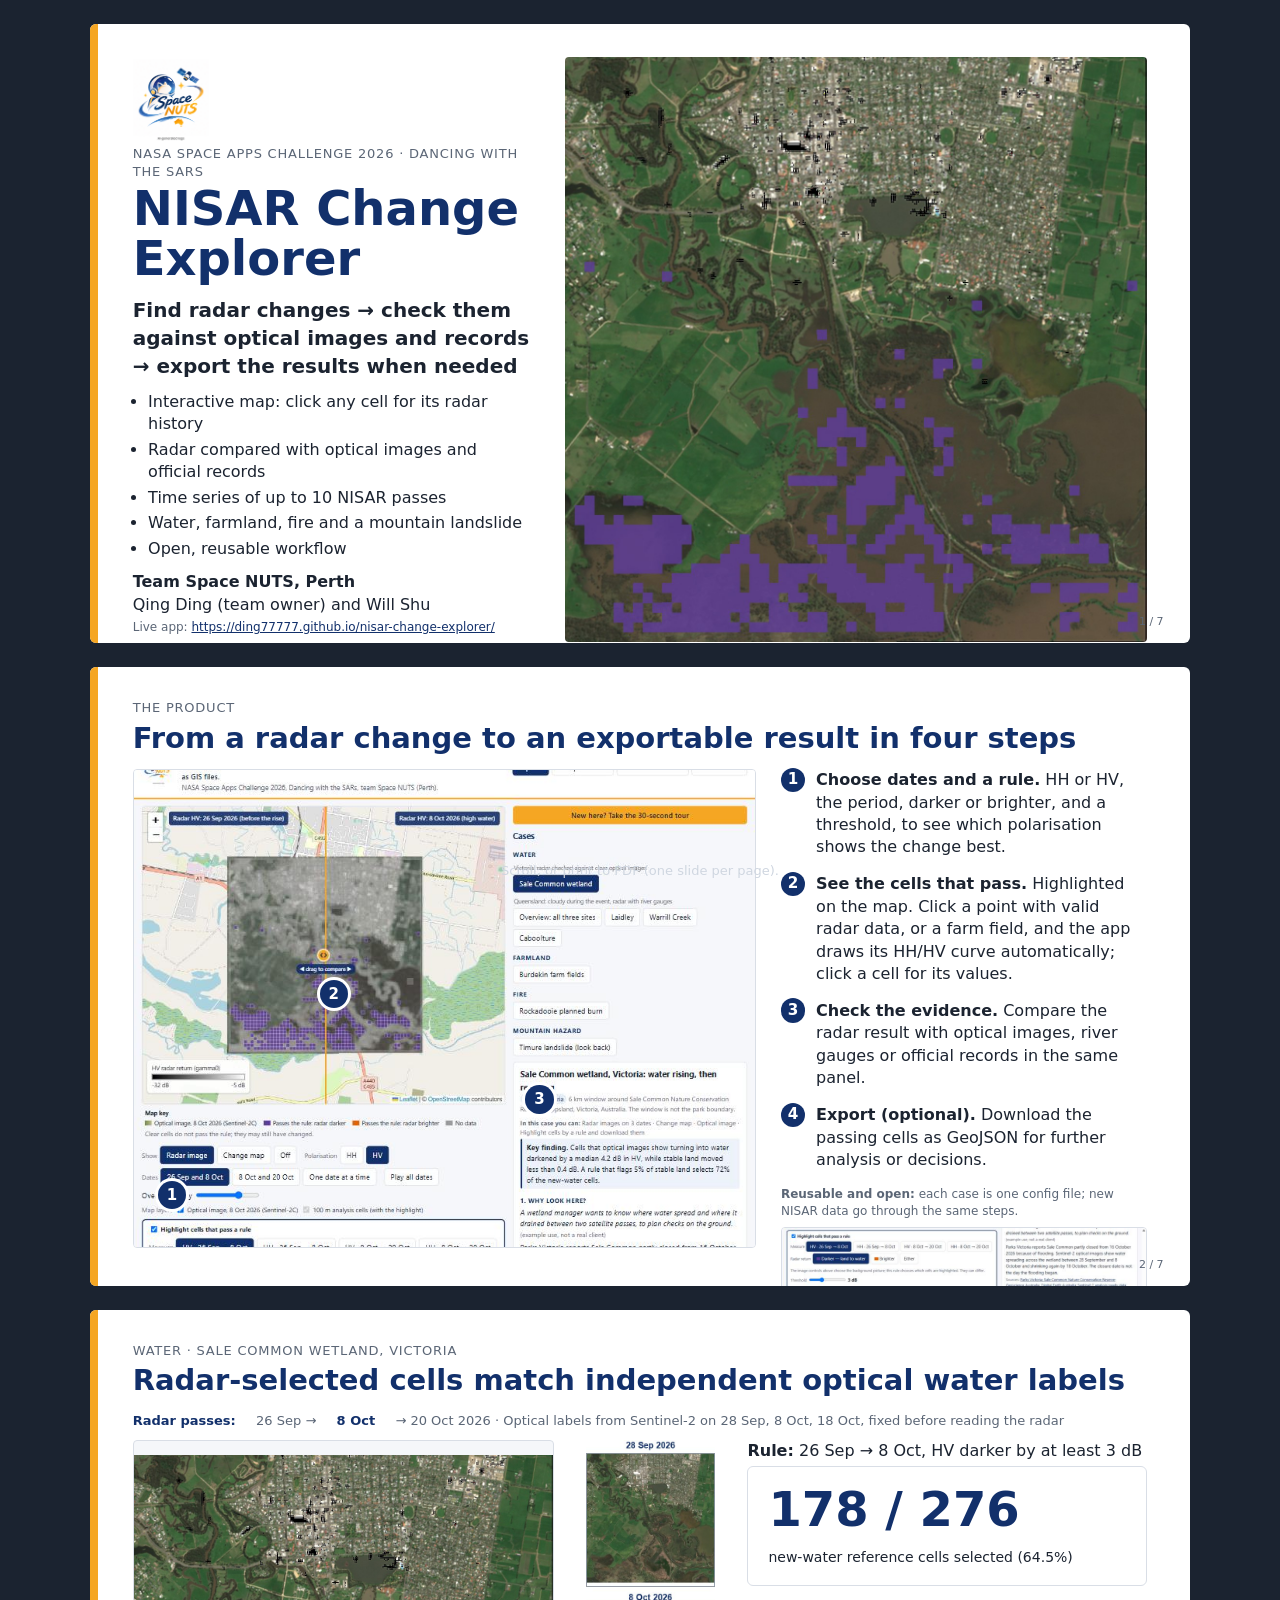
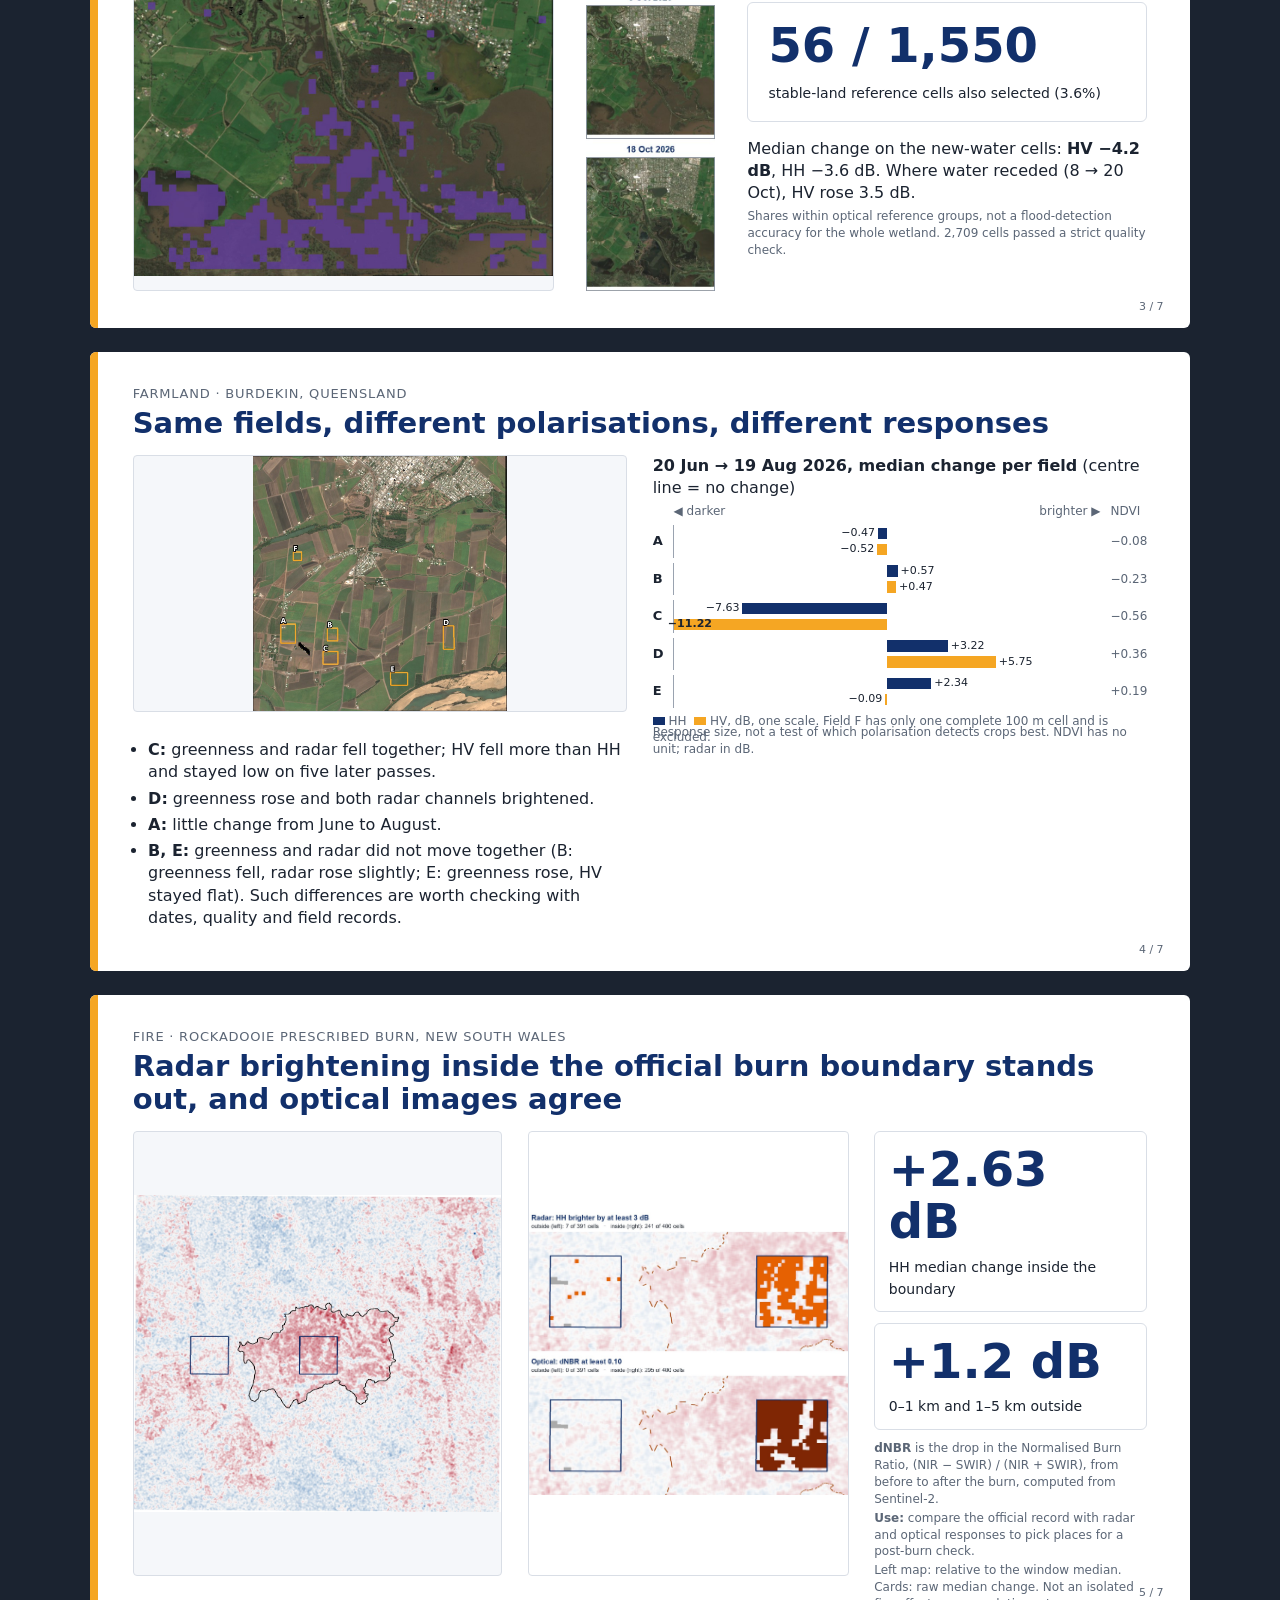
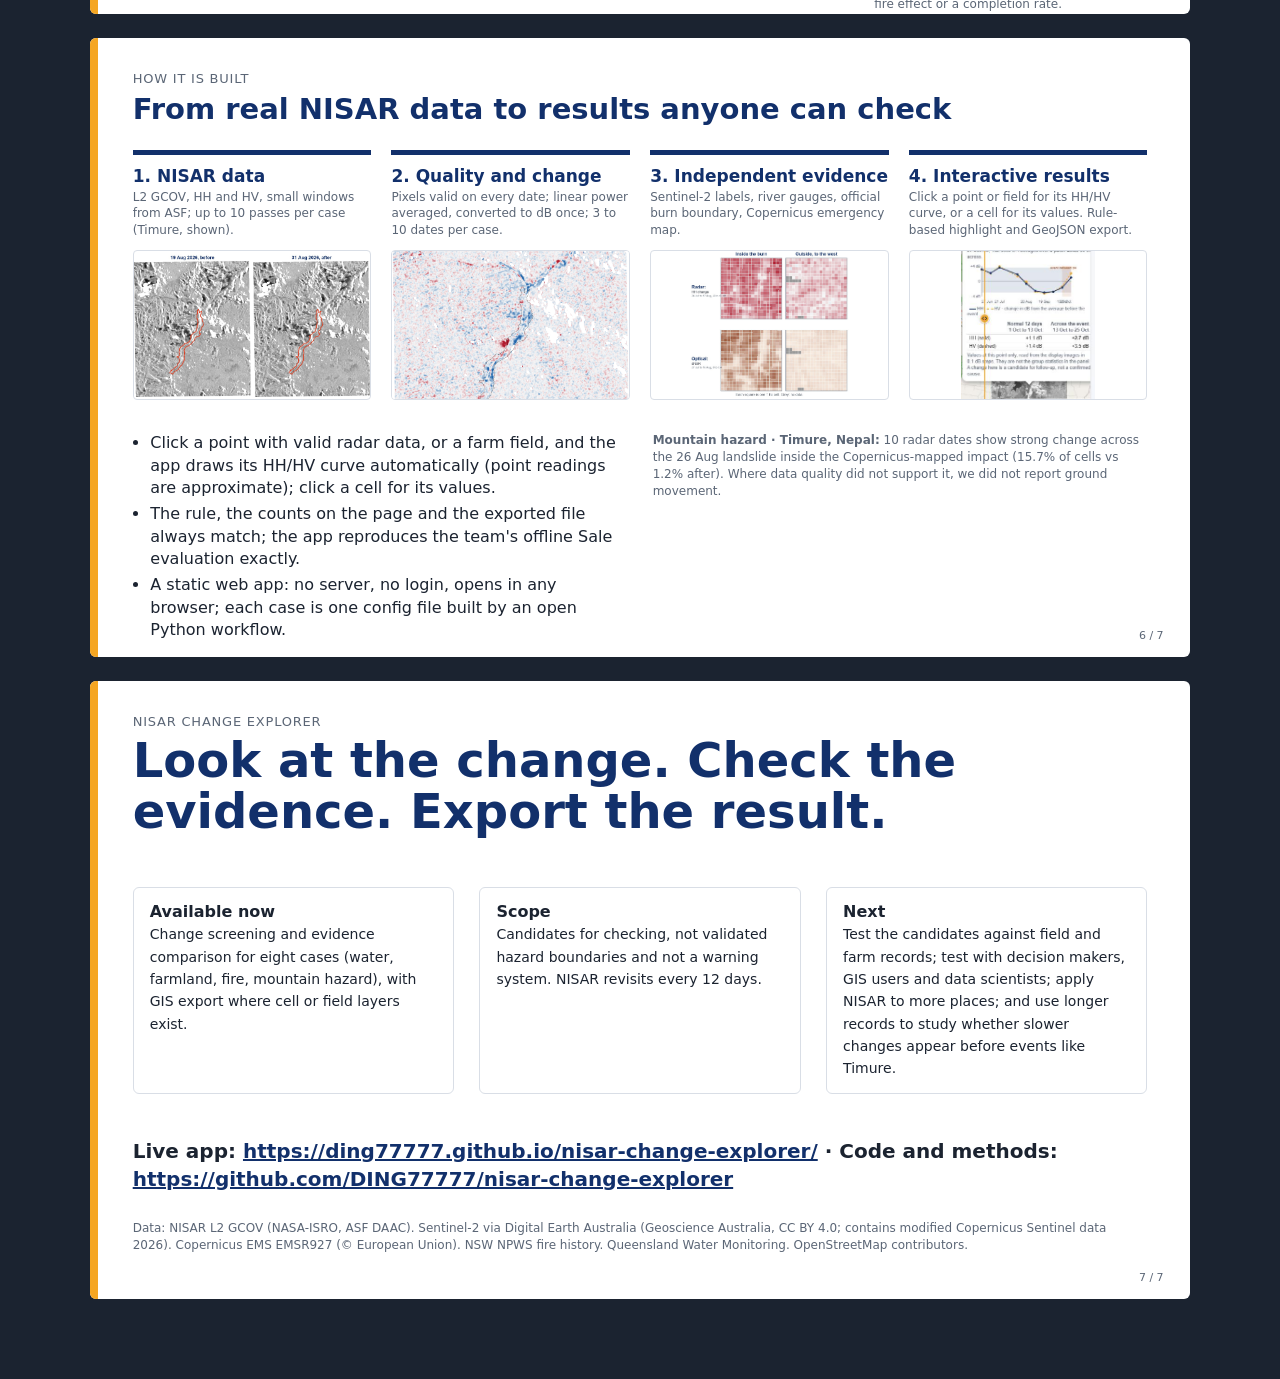
<file: docs/slides.html>
<!doctype html>
<!-- AI-assisted code (Claude, Codex); see README, Use of AI. -->
<html lang="en">
<head>
  <meta charset="utf-8">
  <meta name="viewport" content="width=device-width, initial-scale=1">
  <title>NISAR Change Explorer | 7-slide demo</title>
  <style>
    :root { --navy: #12306b; --amber: #f5a623; --ink: #1b2330; --muted: #5b6676; --hh: #12306b; --hv: #f5a623; --line: #d9dee6; }
    * { box-sizing: border-box; }
    html, body { margin: 0; background: #1b2330; font: 16px/1.4 system-ui, -apple-system, "Segoe UI", Roboto, Arial, sans-serif; color: var(--ink); }
    .deck { display: flex; flex-direction: column; align-items: center; gap: 24px; padding: 24px 12px 80px; }
    .slide { width: min(1100px, 100%); aspect-ratio: 16 / 9; background: #fff; border-radius: 6px; padding: 2.6% 3.4% 3%; position: relative; overflow: hidden; display: flex; flex-direction: column; }
    .bar { position: absolute; left: 0; top: 0; bottom: 0; width: 8px; background: var(--amber); }
    .kicker { color: var(--muted); font-size: clamp(10px, 1.15vw, 13px); text-transform: uppercase; letter-spacing: .06em; margin: 0 0 .4%; }
    h2 { margin: 0 0 1.4%; color: var(--navy); font-size: clamp(17px, 2.6vw, 29px); line-height: 1.15; }
    p, li { font-size: clamp(10px, 1.4vw, 16px); margin: 0 0 .8%; }
    .small { font-size: clamp(8px, 1vw, 12px) !important; color: var(--muted); }
    .num { position: absolute; right: 2.4%; bottom: 2.2%; color: var(--muted); font-size: 11px; }
    .row { display: grid; gap: 2.5%; flex: 1; min-height: 0; grid-template-rows: minmax(0, 1fr); }
    .row > * { min-height: 0; }
    .r64 { grid-template-columns: 1.7fr 1fr; }
    .r55 { grid-template-columns: 1fr 1fr; }
    .shot { position: relative; height: 100%; }
    .shot img { width: 100%; height: 100%; object-fit: cover; object-position: top left; border: 1px solid var(--line); border-radius: 4px; display: block; }
    .tag { position: absolute; background: var(--navy); color: #fff; border-radius: 50%; width: 1.9em; height: 1.9em; display: grid; place-items: center; font-weight: 700; font-size: clamp(10px, 1.3vw, 15px); box-shadow: 0 0 0 3px #fff; }
    .steps { list-style: none; padding: 0; margin: 0; counter-reset: s; }
    .steps li { counter-increment: s; position: relative; padding-left: 2.2em; margin-bottom: 4%; }
    .steps li::before { content: counter(s); position: absolute; left: 0; top: -.1em; background: var(--navy); color: #fff; border-radius: 50%; width: 1.6em; height: 1.6em; display: grid; place-items: center; font-weight: 700; font-size: .95em; }
    .card { border: 1px solid var(--line); border-radius: 6px; padding: 4% 5%; margin-bottom: 4%; }
    .card b.big { display: block; font-size: clamp(18px, 3vw, 34px); color: var(--navy); line-height: 1.1; }
    .card span { font-size: clamp(9px, 1.2vw, 14px); }
    .timeline { display: flex; gap: 2%; align-items: center; font-size: clamp(9px, 1.1vw, 13px); color: var(--muted); margin: 0 0 1%; }
    .timeline b { color: var(--navy); }
    .bars { display: grid; grid-template-columns: auto 1fr; gap: 6px 10px; align-items: center; font-size: clamp(9px, 1.15vw, 14px); }
    .bars .b { height: 1.3em; border-radius: 3px; display: flex; align-items: center; justify-content: flex-end; padding-right: 6px; color: #fff; font-weight: 700; font-size: .9em; }
    .flow { display: grid; grid-template-columns: repeat(4, 1fr); gap: 2%; margin-top: 1%; }
    .flow > div { border-top: 5px solid var(--navy); padding-top: 4%; }
    .flow img { width: 100%; height: clamp(60px, 12vw, 150px); object-fit: cover; border-radius: 4px; border: 1px solid var(--line); margin-top: 4%; }
    .flow h3 { margin: 0; font-size: clamp(11px, 1.45vw, 17px); color: var(--navy); }
    .cover { display: grid; grid-template-columns: 1fr 1.45fr; gap: 3%; flex: 1; min-height: 0; }
    .cover img.map { width: 100%; height: 100%; object-fit: cover; border-radius: 4px; }
    .big { font-size: clamp(24px, 4.2vw, 48px) !important; font-weight: 800; color: var(--navy); line-height: 1.05; margin: 0 0 3% !important; }
    .chain { font-size: clamp(12px, 1.7vw, 20px) !important; font-weight: 700; color: var(--ink); }
    a { color: var(--navy); }
    .hint { position: fixed; bottom: 10px; left: 50%; transform: translateX(-50%); color: #cfd6e0; font-size: 13px; }
    @media (max-width: 700px) {
      .slide { aspect-ratio: auto; overflow: visible; padding: 18px 16px 32px; }
      .row, .cover, .r64, .r55, .flow { grid-template-columns: 1fr; }
      .shot { height: auto; } .shot img, .cover img.map { height: auto; }
    }
    @media print {
      @page { size: 1100px 619px; margin: 0; }
      html, body { background: #fff; }
      .deck { padding: 0; gap: 0; }
      .slide { width: 1100px; height: 619px; border-radius: 0; page-break-after: always; break-after: page; }
      .hint { display: none; }
    }
  </style>
</head>
<body>
<main class="deck">

  <section class="slide" id="s1">
    <div class="bar"></div>
    <div class="cover">
      <div style="display:flex;flex-direction:column;justify-content:center">
        <img src="assets/logo.png" alt="Space NUTS team logo (AI-generated)" style="width:19%;margin-bottom:1%">
        <p class="kicker">NASA Space Apps Challenge 2026 · Dancing with the SARs</p>
        <p class="big">NISAR Change Explorer</p>
        <p class="chain">Find radar changes → check them against optical images and records → export the results when needed</p>
        <ul style="margin:2% 0 0;padding-left:1.1em;font-size:clamp(9px,1.2vw,14px)"><li>Interactive map: click any cell for its radar history</li><li>Radar compared with optical images and official records</li><li>Time series of up to 10 NISAR passes</li><li>Water, farmland, fire and a mountain landslide</li><li>Open, reusable workflow</li></ul>
        <p style="margin-top:2%"><b>Team Space NUTS, Perth</b><br>Qing Ding (team owner) and Will Shu</p>
        <p class="small">Live app: <a href="https://ding77777.github.io/nisar-change-explorer/">https://ding77777.github.io/nisar-change-explorer/</a></p>
      </div>
      <img class="map" src="slides/img/sale_candidates.jpg" alt="Sale Common wetland with purple candidate cells on the 8 October optical image">
    </div>
    <span class="num">1 / 7</span>
  </section>

  <section class="slide" id="s2">
    <div class="bar"></div>
    <p class="kicker">The product</p>
    <h2>From a radar change to an exportable result in four steps</h2>
    <div class="row r64">
      <div class="shot">
        <img src="slides/img/app_map.jpg" alt="The app showing Sale Common with highlighted cells, controls and the evidence panel">
        <span class="tag" style="left:4%;top:86%">1</span>
        <span class="tag" style="left:30%;top:44%">2</span>
        <span class="tag" style="left:63%;top:66%">3</span>
      </div>
      <div style="display:flex;flex-direction:column">
        <ol class="steps">
          <li><b>Choose dates and a rule.</b> HH or HV, the period, darker or brighter, and a threshold, to see which polarisation shows the change best.</li>
          <li><b>See the cells that pass.</b> Highlighted on the map. Click a point with valid radar data, or a farm field, and the app draws its HH/HV curve automatically; click a cell for its values.</li>
          <li><b>Check the evidence.</b> Compare the radar result with optical images, river gauges or official records in the same panel.</li>
          <li><b>Export (optional).</b> Download the passing cells as GeoJSON for further analysis or decisions.</li></ol><p class="small" style="margin:0 0 2%"><b>Reusable and open:</b> each case is one config file; new NISAR data go through the same steps.</p>
        <div class="shot" style="flex:1"><img src="slides/img/app_rule.jpg" alt="The rule panel with reference shares and the download button" style="object-position:top left"><span class="tag" style="left:3%;top:72%">4</span></div>
      </div>
    </div>
    <span class="num">2 / 7</span>
  </section>

  <section class="slide" id="s3">
    <div class="bar"></div>
    <p class="kicker">Water · Sale Common wetland, Victoria</p>
    <h2>Radar-selected cells match independent optical water labels</h2>
    <div class="timeline"><b>Radar passes:</b> 26 Sep → <b>8 Oct</b> → 20 Oct 2026 · Optical labels from Sentinel-2 on 28 Sep, 8 Oct, 18 Oct, fixed before reading the radar</div>
    <div class="row" style="grid-template-columns:1fr 0.34fr 0.95fr"><div class="shot"><img src="slides/img/sale_candidates.jpg" alt="Sale Common: purple cells where HV dropped by at least 3 dB, on the 8 October optical image" style="object-fit:contain;object-position:center;background:#f5f7fa"></div><div class="shot"><img src="slides/img/sale_optical_vertical.jpg" alt="Sentinel-2 true colour on 28 Sep, 8 Oct and 18 Oct 2026" style="object-fit:contain;object-position:center;background:#fff;border:0"></div>
      <div>
        <p><b>Rule:</b> 26 Sep → 8 Oct, HV darker by at least 3 dB</p>
        <div class="card"><b class="big">178 / 276</b><span>new-water reference cells selected (64.5%)</span></div>
        <div class="card"><b class="big">56 / 1,550</b><span>stable-land reference cells also selected (3.6%)</span></div>
        <p>Median change on the new-water cells: <b>HV −4.2 dB</b>, HH −3.6 dB. Where water receded (8 → 20 Oct), HV rose 3.5 dB.</p>
        <p class="small">Shares within optical reference groups, not a flood-detection accuracy for the whole wetland. 2,709 cells passed a strict quality check.</p>
      </div>
    </div>
    <span class="num">3 / 7</span>
  </section>

  <section class="slide" id="s4">
    <div class="bar"></div>
    <p class="kicker">Farmland · Burdekin, Queensland</p>
    <h2>Same fields, different polarisations, different responses</h2>
    <div class="row r55">
      <div class="shot"><img src="slides/img/burdekin_fields.jpg" alt="Burdekin fields A to F on the 31 July optical image" style="object-fit:contain;object-position:center;background:#f5f7fa"></div>
      <div>
        <p><b>20 Jun → 19 Aug 2026, median change per field</b> (centre line = no change)</p>
        <div style="display:grid;grid-template-columns:auto 1fr auto;gap:5px 10px;align-items:center;font-size:clamp(9px,1.1vw,13px)"><span></span><span class="small" style="display:flex;justify-content:space-between"><span>◀ darker</span><span>brighter ▶</span></span><span class="small">NDVI</span><span><b>A</b></span><div style="border-left:1px solid #9aa3b0;border-right:1px solid transparent;position:relative"><div style="position:relative;height:1.25em"><div style="position:absolute;right:50%;top:15%;height:70%;width:2.1%;background:var(--hh)"></div><span style="position:absolute;right:calc(50% + 2.1% + 3px);top:0;font-size:.85em">−0.47</span></div><div style="position:relative;height:1.25em"><div style="position:absolute;right:50%;top:15%;height:70%;width:2.3%;background:var(--hv)"></div><span style="position:absolute;right:calc(50% + 2.3% + 3px);top:0;font-size:.85em">−0.52</span></div></div><span class="small" style="text-align:right">−0.08</span><span><b>B</b></span><div style="border-left:1px solid #9aa3b0;border-right:1px solid transparent;position:relative"><div style="position:relative;height:1.25em"><div style="position:absolute;left:50%;top:15%;height:70%;width:2.5%;background:var(--hh)"></div><span style="position:absolute;left:calc(50% + 2.5% + 3px);top:0;font-size:.85em">+0.57</span></div><div style="position:relative;height:1.25em"><div style="position:absolute;left:50%;top:15%;height:70%;width:2.1%;background:var(--hv)"></div><span style="position:absolute;left:calc(50% + 2.1% + 3px);top:0;font-size:.85em">+0.47</span></div></div><span class="small" style="text-align:right">−0.23</span><span><b>C</b></span><div style="border-left:1px solid #9aa3b0;border-right:1px solid transparent;position:relative"><div style="position:relative;height:1.25em"><div style="position:absolute;right:50%;top:15%;height:70%;width:34.0%;background:var(--hh)"></div><span style="position:absolute;right:calc(50% + 34.0% + 3px);top:0;font-size:.85em">−7.63</span></div><div style="position:relative;height:1.25em"><div style="position:absolute;right:50%;top:15%;height:70%;width:50.0%;background:var(--hv)"></div><span style="position:absolute;right:calc(50% + 50.0% - 3.4em);top:0;font-size:.85em;color:#1b2330;font-weight:700">−11.22</span></div></div><span class="small" style="text-align:right">−0.56</span><span><b>D</b></span><div style="border-left:1px solid #9aa3b0;border-right:1px solid transparent;position:relative"><div style="position:relative;height:1.25em"><div style="position:absolute;left:50%;top:15%;height:70%;width:14.3%;background:var(--hh)"></div><span style="position:absolute;left:calc(50% + 14.3% + 3px);top:0;font-size:.85em">+3.22</span></div><div style="position:relative;height:1.25em"><div style="position:absolute;left:50%;top:15%;height:70%;width:25.6%;background:var(--hv)"></div><span style="position:absolute;left:calc(50% + 25.6% + 3px);top:0;font-size:.85em">+5.75</span></div></div><span class="small" style="text-align:right">+0.36</span><span><b>E</b></span><div style="border-left:1px solid #9aa3b0;border-right:1px solid transparent;position:relative"><div style="position:relative;height:1.25em"><div style="position:absolute;left:50%;top:15%;height:70%;width:10.4%;background:var(--hh)"></div><span style="position:absolute;left:calc(50% + 10.4% + 3px);top:0;font-size:.85em">+2.34</span></div><div style="position:relative;height:1.25em"><div style="position:absolute;right:50%;top:15%;height:70%;width:0.4%;background:var(--hv)"></div><span style="position:absolute;right:calc(50% + 0.4% + 3px);top:0;font-size:.85em">−0.09</span></div></div><span class="small" style="text-align:right">+0.19</span></div><p class="small" style="margin-top:1%"><span style="display:inline-block;width:12px;height:8px;background:var(--hh)"></span> HH &nbsp;<span style="display:inline-block;width:12px;height:8px;background:var(--hv)"></span> HV, dB, one scale. Field F has only one complete 100 m cell and is excluded.</p>
        </div>
        <ul style="margin:3% 0 0;padding-left:1.1em;font-size:clamp(9px,1.15vw,14px)"><li><b>C:</b> greenness and radar fell together; HV fell more than HH and stayed low on five later passes.</li><li><b>D:</b> greenness rose and both radar channels brightened.</li><li><b>A:</b> little change from June to August.</li><li><b>B, E:</b> greenness and radar did not move together (B: greenness fell, radar rose slightly; E: greenness rose, HV stayed flat). Such differences are worth checking with dates, quality and field records.</li></ul>
        <p class="small">Response size, not a test of which polarisation detects crops best. NDVI has no unit; radar in dB.</p>
      </div>
    </div>
    <span class="num">4 / 7</span>
  </section>

  <section class="slide" id="s5">
    <div class="bar"></div>
    <p class="kicker">Fire · Rockadooie prescribed burn, New South Wales</p>
    <h2>Radar brightening inside the official burn boundary stands out, and optical images agree</h2>
    <div class="row" style="grid-template-columns:1.15fr 1fr 0.85fr">
      <div class="shot"><img src="slides/img/rockadooie_windows.jpg" alt="HH change across the burn relative to the whole window, with the official boundary and the two check windows" style="object-fit:contain;object-position:center;background:#f5f7fa"></div>
      <div class="shot"><img src="slides/img/fire_pass_maps.jpg" alt="1 ha cells passing a radar rule (HH brighter by at least 3 dB) and an optical rule (dNBR at least 0.10) in the two check windows" style="object-fit:contain;object-position:center;background:#fff"></div>
      <div>
        <div class="card"><b class="big">+2.63 dB</b><span>HH median change inside the boundary</span></div>
        <div class="card"><b class="big">+1.2 dB</b><span>0–1 km and 1–5 km outside</span></div>
        <p class="small"><b>dNBR</b> is the drop in the Normalised Burn Ratio, (NIR − SWIR) / (NIR + SWIR), from before to after the burn, computed from Sentinel-2.</p>
        <p class="small"><b>Use:</b> compare the official record with radar and optical responses to pick places for a post-burn check.</p>
        <p class="small">Left map: relative to the window median. Cards: raw median change. Not an isolated fire effect or a completion rate.</p>
      </div>
    </div>
    <span class="num">5 / 7</span>
  </section>

  <section class="slide" id="s6">
    <div class="bar"></div>
    <p class="kicker">How it is built</p>
    <h2>From real NISAR data to results anyone can check</h2>
    <div class="flow">
      <div><h3>1. NISAR data</h3><p class="small">L2 GCOV, HH and HV, small windows from ASF; up to 10 passes per case (Timure, shown).</p><img src="slides/img/timure_before_after.jpg" alt="Timure radar before and after the landslide, with the mapped impact" style="object-fit:contain;background:#fff"></div>
      <div><h3>2. Quality and change</h3><p class="small">Pixels valid on every date; linear power averaged, converted to dB once; 3 to 10 dates per case.</p><img src="slides/img/timure_change.jpg" alt="Timure change map across the landslide"></div>
      <div><h3>3. Independent evidence</h3><p class="small">Sentinel-2 labels, river gauges, official burn boundary, Copernicus emergency map.</p><img src="slides/img/fire_radar_vs_optical.jpg" alt="Radar and optical responses on the same cells" style="object-fit:contain;background:#fff"></div>
      <div><h3>4. Interactive results</h3><p class="small">Click a point or field for its HH/HV curve, or a cell for its values. Rule-based highlight and GeoJSON export.</p><img src="slides/img/click_chart.png" alt="Chart drawn automatically for a clicked location" style="object-fit:contain;background:#fff"></div>
    </div>
    <div class="row r55" style="margin-top:2.5%;flex:0 0 auto">
      <ul style="margin:0;padding-left:1.1em">
        <li>Click a point with valid radar data, or a farm field, and the app draws its HH/HV curve automatically (point readings are approximate); click a cell for its values.</li>
        <li>The rule, the counts on the page and the exported file always match; the app reproduces the team's offline Sale evaluation exactly.</li><li>A static web app: no server, no login, opens in any browser; each case is one config file built by an open Python workflow.</li>
      </ul>
      <p class="small" style="margin:0"><b>Mountain hazard · Timure, Nepal:</b> 10 radar dates show strong change across the 26 Aug landslide inside the Copernicus-mapped impact (15.7% of cells vs 1.2% after). Where data quality did not support it, we did not report ground movement.</p>
    </div>
    <span class="num">6 / 7</span>
  </section>

  <section class="slide" id="s7">
    <div class="bar"></div>
    <p class="kicker">NISAR Change Explorer</p>
    <p class="big" style="margin-top:2%">Look at the change. Check the evidence. Export the result.</p>
    <div class="row" style="grid-template-columns:repeat(3,1fr);flex:0 0 auto;margin-top:2%">
      <div class="card"><b>Available now</b><br><span>Change screening and evidence comparison for eight cases (water, farmland, fire, mountain hazard), with GIS export where cell or field layers exist.</span></div>
      <div class="card"><b>Scope</b><br><span>Candidates for checking, not validated hazard boundaries and not a warning system. NISAR revisits every 12 days.</span></div>
      <div class="card"><b>Next</b><br><span>Test the candidates against field and farm records; test with decision makers, GIS users and data scientists; apply NISAR to more places; and use longer records to study whether slower changes appear before events like Timure.</span></div>
    </div>
    <p class="chain" style="margin-top:3%">Live app: <a href="https://ding77777.github.io/nisar-change-explorer/">https://ding77777.github.io/nisar-change-explorer/</a> · Code and methods: <a href="https://github.com/DING77777/nisar-change-explorer">https://github.com/DING77777/nisar-change-explorer</a></p>
    <p class="small" style="margin-top:auto">Data: NISAR L2 GCOV (NASA-ISRO, ASF DAAC). Sentinel-2 via Digital Earth Australia (Geoscience Australia, CC BY 4.0; contains modified Copernicus Sentinel data 2026). Copernicus EMS EMSR927 (© European Union). NSW NPWS fire history. Queensland Water Monitoring. OpenStreetMap contributors.</p>
    <span class="num">7 / 7</span>
  </section>

</main>
<p class="hint">Scroll, or print to PDF (one slide per page).</p>
</body>
</html>
</file>
